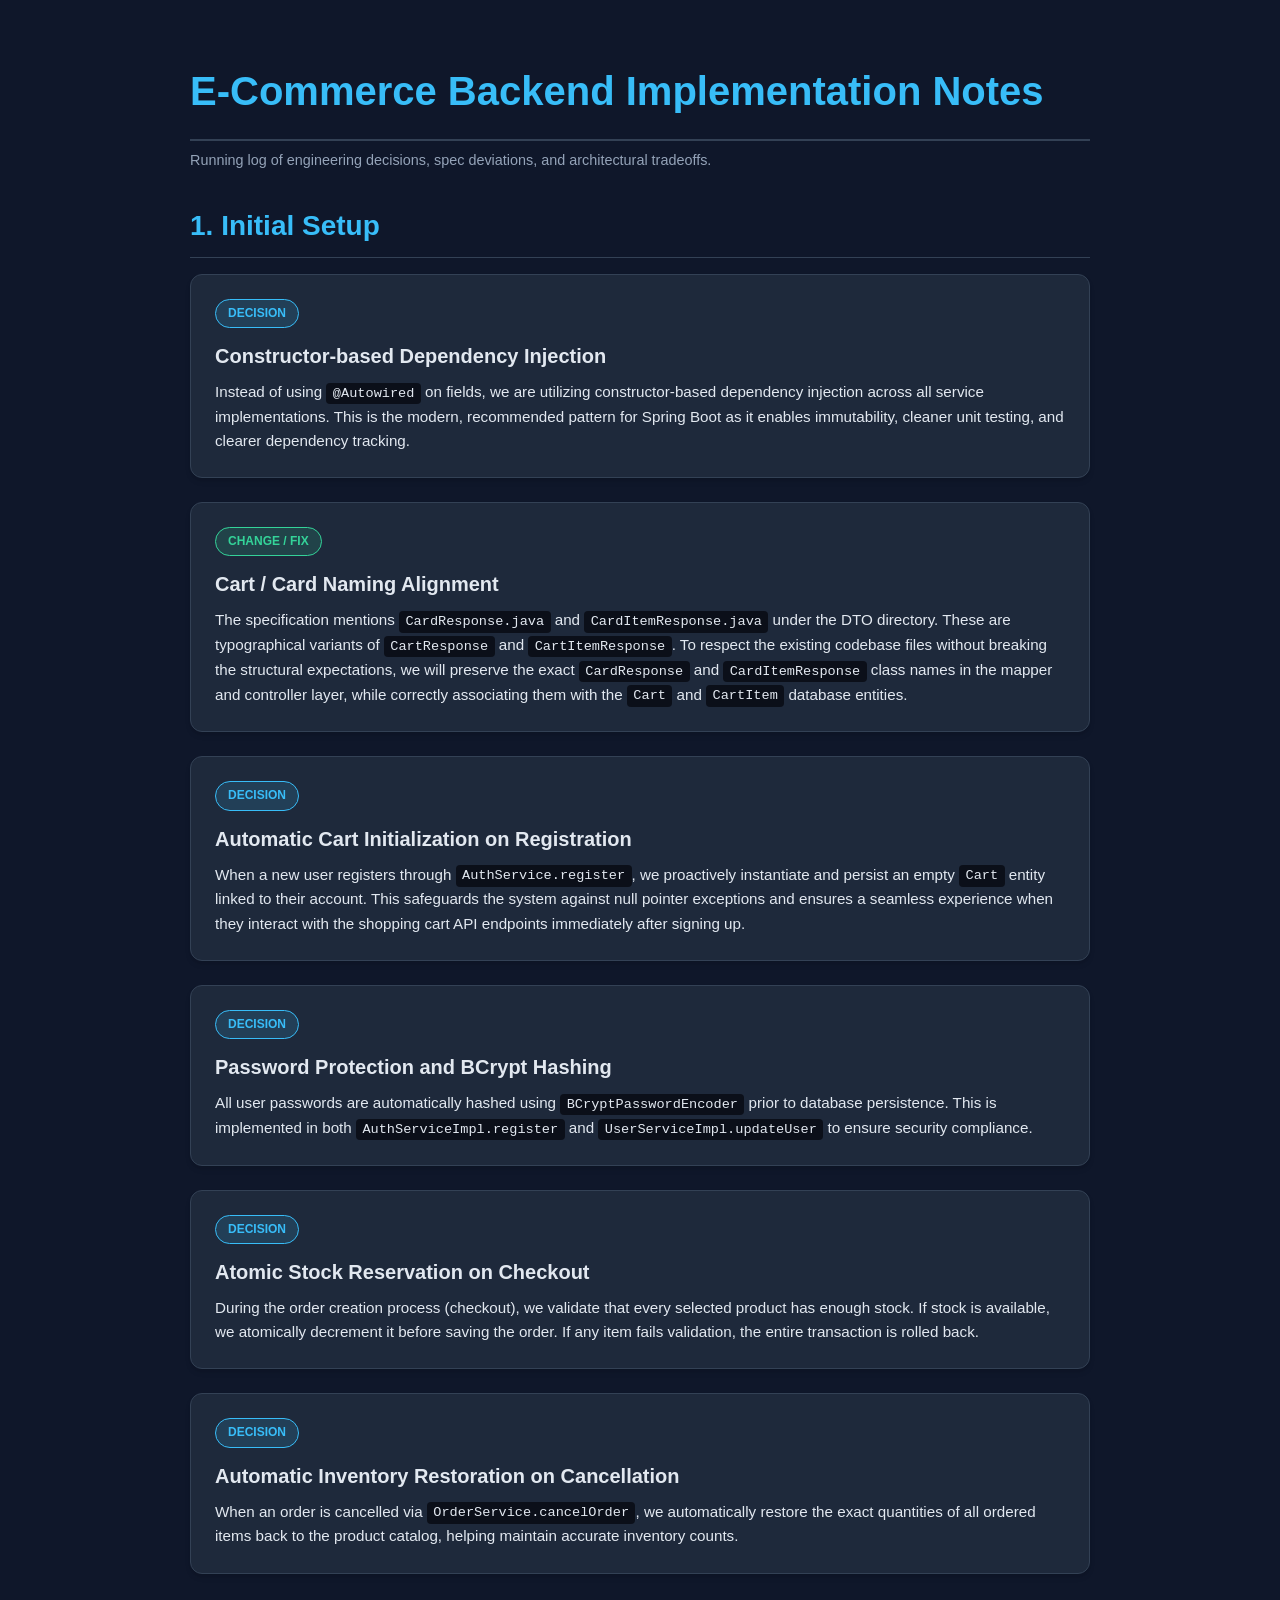
<file: implementations-note.html>
<!DOCTYPE html>
<html lang="en">
<head>
    <meta charset="UTF-8">
    <meta name="viewport" content="width=device-width, initial-scale=1.0">
    <title>E-Commerce Backend Implementation Notes</title>
    <style>
        :root {
            --bg-color: #0f172a;
            --card-bg: #1e293b;
            --text-color: #e2e8f0;
            --text-muted: #94a3b8;
            --primary: #38bdf8;
            --success: #34d399;
            --warning: #fbbf24;
            --border: #334155;
        }
        body {
            font-family: 'Outfit', 'Inter', -apple-system, sans-serif;
            background-color: var(--bg-color);
            color: var(--text-color);
            line-height: 1.6;
            margin: 0;
            padding: 2rem;
            display: flex;
            justify-content: center;
        }
        .container {
            max-width: 900px;
            width: 100%;
        }
        h1 {
            color: var(--primary);
            font-size: 2.5rem;
            margin-bottom: 0.5rem;
            border-bottom: 2px solid var(--border);
            padding-bottom: 1rem;
        }
        h2 {
            color: var(--primary);
            font-size: 1.75rem;
            margin-top: 2rem;
            margin-bottom: 1rem;
            border-bottom: 1px solid var(--border);
            padding-bottom: 0.5rem;
        }
        .meta {
            color: var(--text-muted);
            font-size: 0.9rem;
            margin-bottom: 2rem;
        }
        .note-card {
            background-color: var(--card-bg);
            border: 1px solid var(--border);
            border-radius: 12px;
            padding: 1.5rem;
            margin-bottom: 1.5rem;
            box-shadow: 0 4px 6px -1px rgb(0 0 0 / 0.1), 0 2px 4px -2px rgb(0 0 0 / 0.1);
            transition: transform 0.2s, box-shadow 0.2s;
        }
        .note-card:hover {
            transform: translateY(-2px);
            box-shadow: 0 10px 15px -3px rgb(0 0 0 / 0.1), 0 4px 6px -4px rgb(0 0 0 / 0.1);
        }
        .tag {
            display: inline-block;
            padding: 0.25rem 0.75rem;
            border-radius: 9999px;
            font-size: 0.75rem;
            font-weight: 600;
            text-transform: uppercase;
            margin-bottom: 0.75rem;
        }
        .tag-decision {
            background-color: rgba(56, 189, 248, 0.15);
            color: var(--primary);
            border: 1px solid var(--primary);
        }
        .tag-tradeoff {
            background-color: rgba(251, 191, 36, 0.15);
            color: var(--warning);
            border: 1px solid var(--warning);
        }
        .tag-change {
            background-color: rgba(52, 211, 153, 0.15);
            color: var(--success);
            border: 1px solid var(--success);
        }
        .title {
            font-size: 1.25rem;
            font-weight: bold;
            margin-bottom: 0.5rem;
        }
        .content {
            font-size: 0.95rem;
        }
        pre {
            background-color: #0b0f19;
            padding: 1rem;
            border-radius: 8px;
            overflow-x: auto;
            border: 1px solid var(--border);
            font-family: 'Consolas', 'Courier New', monospace;
            font-size: 0.85rem;
        }
        code {
            font-family: 'Consolas', 'Courier New', monospace;
            background-color: #0b0f19;
            padding: 0.2rem 0.4rem;
            border-radius: 4px;
            font-size: 0.85rem;
        }
    </style>
</head>
<body>
    <div class="container">
        <h1>E-Commerce Backend Implementation Notes</h1>
        <div class="meta">Running log of engineering decisions, spec deviations, and architectural tradeoffs.</div>

        <div id="notes-section">
            <h2>1. Initial Setup</h2>
            <div class="note-card">
                <span class="tag tag-decision">Decision</span>
                <div class="title">Constructor-based Dependency Injection</div>
                <div class="content">
                    Instead of using <code>@Autowired</code> on fields, we are utilizing constructor-based dependency injection across all service implementations. This is the modern, recommended pattern for Spring Boot as it enables immutability, cleaner unit testing, and clearer dependency tracking.
                </div>
            </div>

            <div class="note-card">
                <span class="tag tag-change">Change / Fix</span>
                <div class="title">Cart / Card Naming Alignment</div>
                <div class="content">
                    The specification mentions <code>CardResponse.java</code> and <code>CardItemResponse.java</code> under the DTO directory. These are typographical variants of <code>CartResponse</code> and <code>CartItemResponse</code>. To respect the existing codebase files without breaking the structural expectations, we will preserve the exact <code>CardResponse</code> and <code>CardItemResponse</code> class names in the mapper and controller layer, while correctly associating them with the <code>Cart</code> and <code>CartItem</code> database entities.
                </div>
            </div>

            <div class="note-card">
                <span class="tag tag-decision">Decision</span>
                <div class="title">Automatic Cart Initialization on Registration</div>
                <div class="content">
                    When a new user registers through <code>AuthService.register</code>, we proactively instantiate and persist an empty <code>Cart</code> entity linked to their account. This safeguards the system against null pointer exceptions and ensures a seamless experience when they interact with the shopping cart API endpoints immediately after signing up.
                </div>
            </div>

            <div class="note-card">
                <span class="tag tag-decision">Decision</span>
                <div class="title">Password Protection and BCrypt Hashing</div>
                <div class="content">
                    All user passwords are automatically hashed using <code>BCryptPasswordEncoder</code> prior to database persistence. This is implemented in both <code>AuthServiceImpl.register</code> and <code>UserServiceImpl.updateUser</code> to ensure security compliance.
                </div>
            </div>

            <div class="note-card">
                <span class="tag tag-decision">Decision</span>
                <div class="title">Atomic Stock Reservation on Checkout</div>
                <div class="content">
                    During the order creation process (checkout), we validate that every selected product has enough stock. If stock is available, we atomically decrement it before saving the order. If any item fails validation, the entire transaction is rolled back.
                </div>
            </div>

            <div class="note-card">
                <span class="tag tag-decision">Decision</span>
                <div class="title">Automatic Inventory Restoration on Cancellation</div>
                <div class="content">
                    When an order is cancelled via <code>OrderService.cancelOrder</code>, we automatically restore the exact quantities of all ordered items back to the product catalog, helping maintain accurate inventory counts.
                </div>
            </div>
        </div>
    </div>
</body>
</html>
</file>
